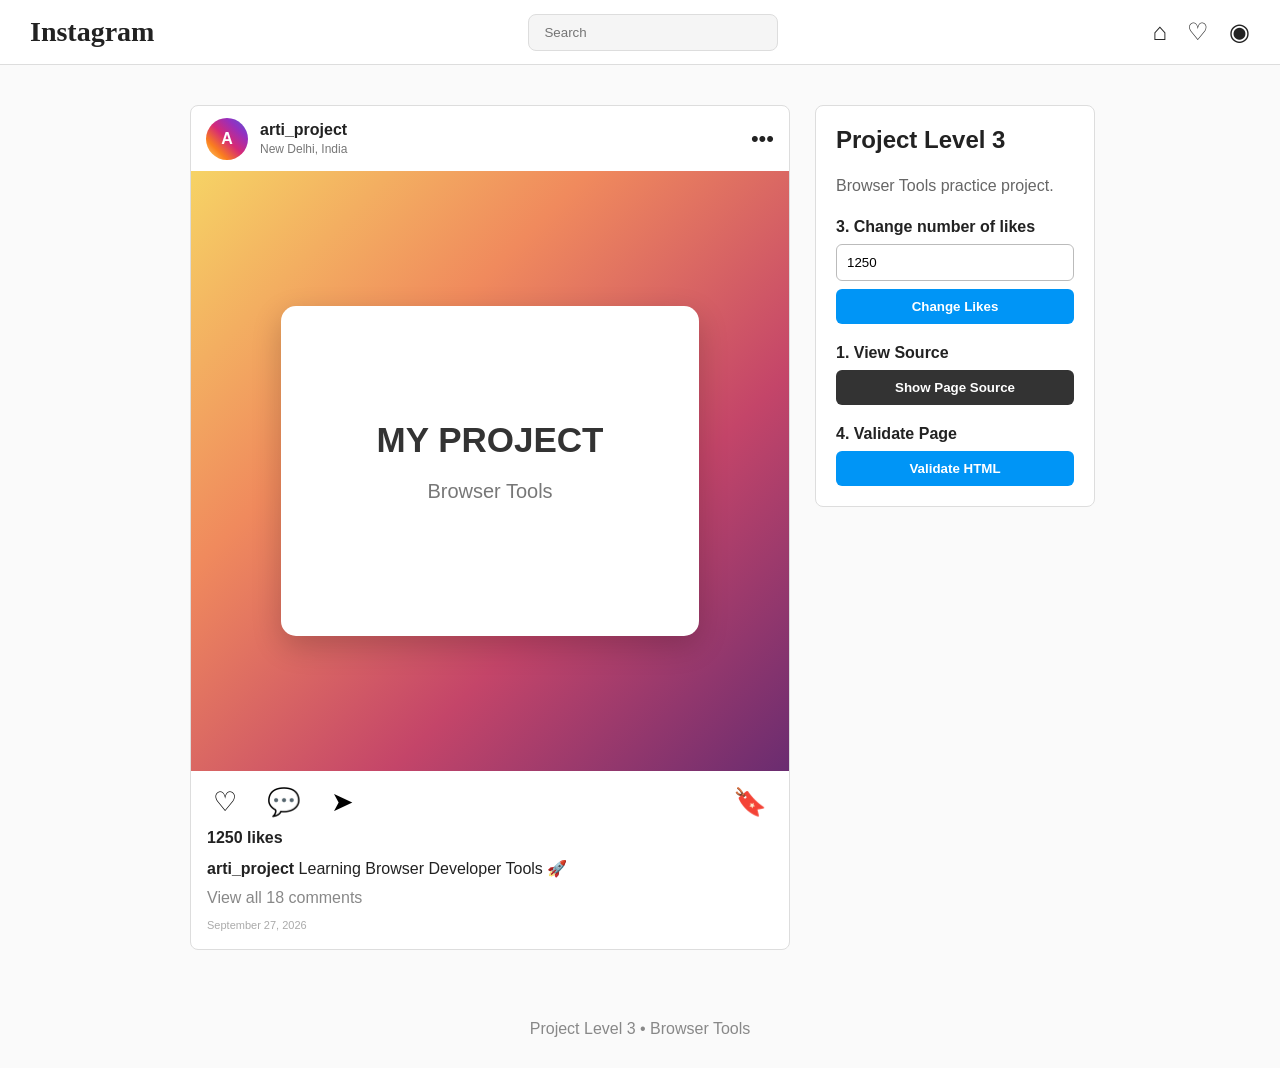
<file: index1.html>
<!DOCTYPE html>
<html lang="en">
<head>
    <meta charset="UTF-8">
    <meta name="viewport" content="width=device-width, initial-scale=1.0">
    <title>Instagram Project - Browser Tools</title>

    <style>
        * {
            box-sizing: border-box;
        }

        body {
            margin: 0;
            font-family: Arial, sans-serif;
            background: #fafafa;
            color: #222;
        }

        .navbar {
            height: 65px;
            background: white;
            border-bottom: 1px solid #ddd;
            display: flex;
            align-items: center;
            justify-content: space-between;
            padding: 0 30px;
            position: sticky;
            top: 0;
            z-index: 10;
        }

        .logo {
            font-family: cursive;
            font-size: 28px;
            font-weight: bold;
        }

        .search {
            width: 250px;
            padding: 10px 15px;
            border: 1px solid #ddd;
            border-radius: 8px;
            background: #f5f5f5;
            outline: none;
        }

        .icons {
            display: flex;
            gap: 20px;
            font-size: 24px;
        }

        .container {
            width: 900px;
            max-width: 95%;
            margin: 40px auto;
            display: grid;
            grid-template-columns: 600px 280px;
            gap: 25px;
        }

        .post {
            background: white;
            border: 1px solid #ddd;
            border-radius: 8px;
            overflow: hidden;
        }

        .post-header {
            height: 65px;
            display: flex;
            align-items: center;
            padding: 10px 15px;
        }

        .profile {
            width: 42px;
            height: 42px;
            border-radius: 50%;
            background: linear-gradient(
                45deg,
                #feda75,
                #fa7e1e,
                #d62976,
                #962fbf,
                #4f5bd5
            );
            color: white;
            display: flex;
            justify-content: center;
            align-items: center;
            font-weight: bold;
            margin-right: 12px;
        }

        .username {
            font-weight: bold;
        }

        .location {
            font-size: 12px;
            color: #777;
            margin-top: 3px;
        }

        .dots {
            margin-left: auto;
            font-size: 22px;
        }

        .post-image {
            width: 100%;
            height: 600px;
            object-fit: cover;
            background: linear-gradient(
                135deg,
                #f6d365,
                #f08a5d,
                #c44569,
                #6a2c70
            );
            display: flex;
            justify-content: center;
            align-items: center;
        }

        .image-content {
            width: 70%;
            height: 55%;
            background: white;
            border-radius: 15px;
            display: flex;
            flex-direction: column;
            justify-content: center;
            align-items: center;
            box-shadow: 0 10px 30px rgba(0,0,0,0.2);
        }

        .image-content h1 {
            margin: 0;
            font-size: 35px;
            color: #333;
        }

        .image-content p {
            font-size: 20px;
            color: #777;
        }

        .actions {
            display: flex;
            align-items: center;
            gap: 18px;
            padding: 14px 16px 5px;
        }

        .actions button {
            border: none;
            background: none;
            font-size: 27px;
            cursor: pointer;
        }

        .save {
            margin-left: auto;
        }

        .liked {
            color: red;
        }

        .post-content {
            padding: 5px 16px 18px;
        }

        .likes {
            font-weight: bold;
            margin-bottom: 10px;
        }

        .caption {
            line-height: 1.5;
        }

        .comments {
            color: #888;
            margin-top: 8px;
        }

        .date {
            color: #aaa;
            font-size: 11px;
            margin-top: 12px;
        }


        .panel {
            background: white;
            border: 1px solid #ddd;
            border-radius: 8px;
            padding: 20px;
            height: fit-content;
        }

        .panel h2 {
            margin-top: 0;
        }

        .panel p {
            color: #666;
            line-height: 1.5;
        }

        .control {
            margin-top: 20px;
        }

        .control label {
            display: block;
            margin-bottom: 8px;
            font-weight: bold;
        }

        .control input {
            width: 100%;
            padding: 10px;
            border: 1px solid #bbb;
            border-radius: 6px;
            margin-bottom: 8px;
        }

        .btn {
            width: 100%;
            padding: 10px;
            border: none;
            border-radius: 6px;
            background: #0095f6;
            color: white;
            font-weight: bold;
            cursor: pointer;
        }

        .btn:hover {
            background: #007acb;
        }

        .dark {
            background: #333;
        }

        .dark:hover {
            background: #111;
        }

        #message {
            margin-top: 15px;
            padding: 10px;
            border-radius: 6px;
            display: none;
            font-size: 13px;
        }

        .success {
            display: block !important;
            background: #e8f8ee;
            color: green;
        }

        .error {
            display: block !important;
            background: #fdecec;
            color: red;
        }

        #source {
            display: none;
            background: #111;
            color: white;
            padding: 10px;
            margin-top: 15px;
            border-radius: 6px;
            max-height: 200px;
            overflow: auto;
            font-size: 11px;
        }

        footer {
            text-align: center;
            padding: 30px;
            color: #888;
        }

      
        @media(max-width: 800px) {

            .container {
                grid-template-columns: 1fr;
            }

            .search {
                display: none;
            }

            .post-image {
                height: 500px;
            }

            .navbar {
                padding: 0 15px;
            }
        }
    </style>
</head>

<body>

    <nav class="navbar">

        <div class="logo">
            Instagram
        </div>

        <input
            class="search"
            type="text"
            placeholder="Search"
        >

        <div class="icons">
            <span>⌂</span>
            <span>♡</span>
            <span>◉</span>
        </div>

    </nav>

    <div class="container">

        <div class="post">

            <div class="post-header">

                <div class="profile">
                    A
                </div>

                <div>
                    <div class="username">
                        arti_project
                    </div>

                    <div class="location">
                        New Delhi, India
                    </div>
                </div>

                <div class="dots">
                    •••
                </div>

            </div>


            <div class="post-image">

                <div class="image-content">

                    <h1>
                        MY PROJECT
                    </h1>

                    <p>
                        Browser Tools
                    </p>

                </div>

            </div>


            <div class="actions">

                <button id="likeButton">
                    ♡
                </button>

                <button>
                    💬
                </button>

                <button>
                    ➤
                </button>

                <button class="save">
                    🔖
                </button>

            </div>


            <div class="post-content">

                <div class="likes">
                    <span id="likeCount">1250</span> likes
                </div>

                <div class="caption">
                    <b>arti_project</b>
                    Learning Browser Developer Tools 🚀
                </div>

                <div class="comments">
                    View all 18 comments
                </div>

                <div class="date">
                    September 27, 2026
                </div>

            </div>

        </div>


        <div class="panel">

            <h2>
                Project Level 3
            </h2>

            <p>
                Browser Tools practice project.
            </p>


            <div class="control">

                <label>
                    3. Change number of likes
                </label>

                <input
                    type="number"
                    id="newLikes"
                    value="1250"
                    min="0"
                >

                <button
                    class="btn"
                    id="changeLikes"
                >
                    Change Likes
                </button>

            </div>


            <div class="control">

                <label>
                    1. View Source
                </label>

                <button
                    class="btn dark"
                    id="showSource"
                >
                    Show Page Source
                </button>

            </div>


            <div class="control">

                <label>
                    4. Validate Page
                </label>

                <button
                    class="btn"
                    id="validate"
                >
                    Validate HTML
                </button>

            </div>


            
            <div id="message"></div>


            
            <pre id="source"></pre>

        </div>

    </div>


    <footer>
        Project Level 3 • Browser Tools
    </footer>


    <script>


        const likeButton =
            document.getElementById("likeButton");

        const likeCount =
            document.getElementById("likeCount");

        likeButton.addEventListener("click", function () {

            let liked =
                likeButton.classList.toggle("liked");

            if (liked) {

                likeButton.innerHTML = "♥";

                likeCount.innerText =
                    Number(likeCount.innerText) + 1;

            } else {

                likeButton.innerHTML = "♡";

                likeCount.innerText =
                    Number(likeCount.innerText) - 1;
            }

        });


        document
            .getElementById("changeLikes")
            .addEventListener("click", function () {

                let value =
                    Number(
                        document.getElementById("newLikes").value
                    );

                if (value < 0 || !Number.isInteger(value)) {

                    showMessage(
                        "Please enter a valid number.",
                        false
                    );

                    return;
                }

                likeCount.innerText = value;

                showMessage(
                    "Likes changed successfully!",
                    true
                );

            });



        document
            .getElementById("showSource")
            .addEventListener("click", function () {

                const source =
                    document.getElementById("source");

                if (source.style.display === "block") {

                    source.style.display = "none";

                } else {

                    source.style.display = "block";

                    source.innerText =
                        document.documentElement.outerHTML;
                }

            });



        document
            .getElementById("validate")
            .addEventListener("click", function () {

                const requiredElements = [

                    "likeButton",
                    "likeCount",
                    "newLikes",
                    "changeLikes",
                    "showSource",
                    "validate"

                ];

                let missing = [];

                requiredElements.forEach(function (id) {

                    if (!document.getElementById(id)) {
                        missing.push(id);
                    }

                });


                if (missing.length > 0) {

                    showMessage(
                        "Validation failed. Missing: " +
                        missing.join(", "),
                        false
                    );

                } else {

                    showMessage(
                        "✓ Page validated successfully!",
                        true
                    );

                }

            });


        function showMessage(text, success) {

            const message =
                document.getElementById("message");

            message.innerText = text;

            if (success) {

                message.className = "success";

            } else {

                message.className = "error";

            }

        }

    </script>

</body>
</html>
</file>
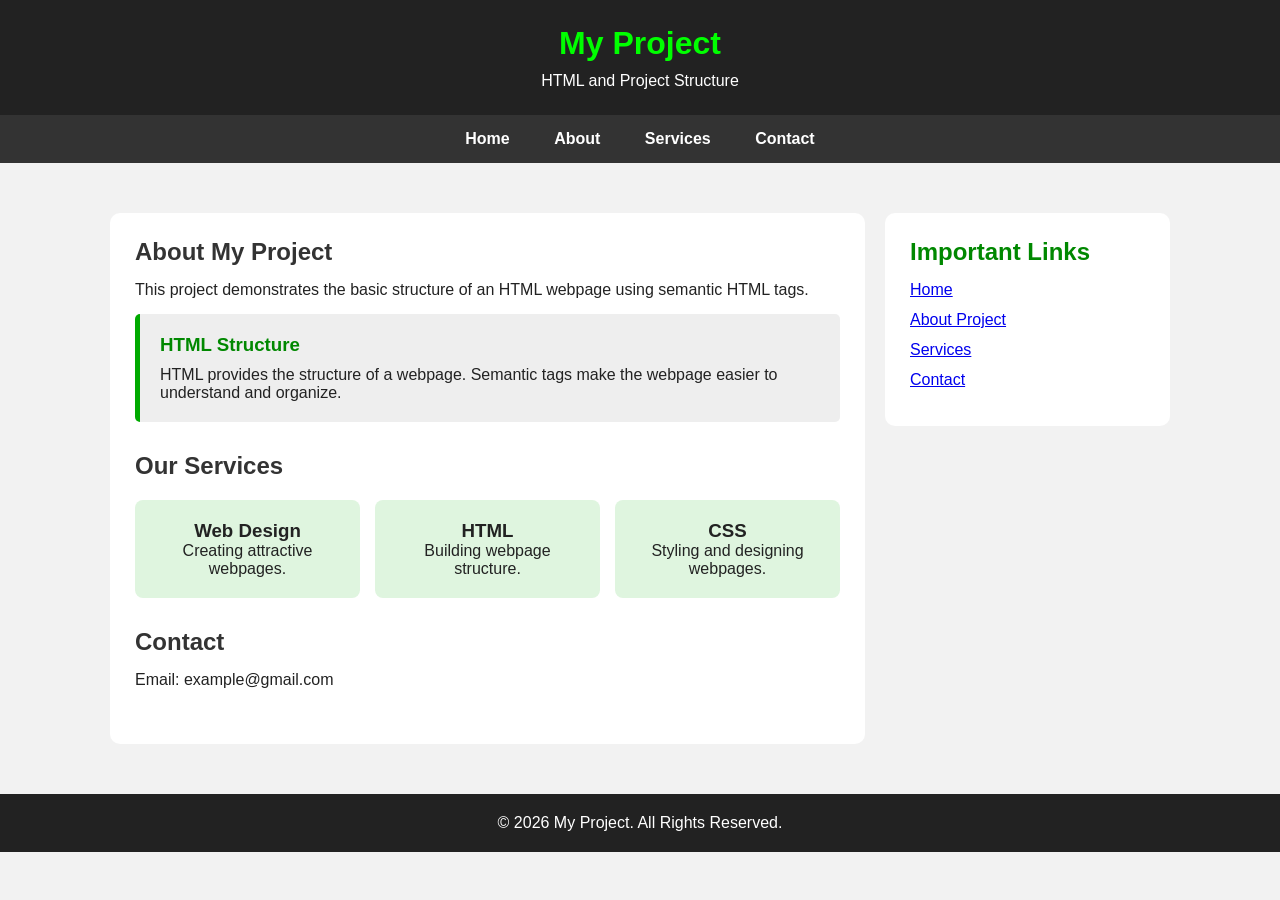
<file: index2.html>
<!DOCTYPE html>
<html lang="en">
<head>
    <meta charset="UTF-8">
    <meta name="viewport" content="width=device-width, initial-scale=1.0">
    <title>Project Level 4</title>

    <style>
        * {
            margin: 0;
            padding: 0;
            box-sizing: border-box;
        }

        body {
            font-family: Arial, sans-serif;
            background-color: #f2f2f2;
            color: #222;
        }

        header {
            background-color: #222;
            color: white;
            padding: 25px;
            text-align: center;
        }

        header h1 {
            color: #00ff00;
            margin-bottom: 10px;
        }

        nav {
            background-color: #333;
            padding: 15px;
            text-align: center;
        }

        nav a {
            color: white;
            text-decoration: none;
            margin: 0 20px;
            font-weight: bold;
        }

        nav a:hover {
            color: #00ff00;
        }

        .container {
            display: flex;
            gap: 20px;
            max-width: 1100px;
            margin: 30px auto;
            padding: 20px;
        }

        main {
            flex: 3;
            background-color: white;
            padding: 25px;
            border-radius: 10px;
        }

        section {
            margin-bottom: 30px;
        }

        section h2 {
            color: #333;
            margin-bottom: 15px;
        }

        article {
            background-color: #eeeeee;
            padding: 20px;
            margin-top: 15px;
            border-left: 5px solid #00aa00;
            border-radius: 5px;
        }

        article h3 {
            margin-bottom: 10px;
            color: #008800;
        }

        .box-group {
            display: flex;
            gap: 15px;
            margin-top: 20px;
        }

        .box {
            flex: 1;
            padding: 20px;
            background-color: #dff5df;
            text-align: center;
            border-radius: 8px;
        }

        aside {
            flex: 1;
            background-color: white;
            padding: 25px;
            border-radius: 10px;
            height: fit-content;
        }

        aside h2 {
            margin-bottom: 15px;
            color: #008800;
        }

        aside ul {
            list-style-type: none;
        }

        aside li {
            margin: 12px 0;
        }

        footer {
            background-color: #222;
            color: white;
            text-align: center;
            padding: 20px;
            margin-top: 20px;
        }

        @media (max-width: 768px) {
            .container {
                flex-direction: column;
            }

            .box-group {
                flex-direction: column;
            }

            nav a {
                display: block;
                margin: 10px;
            }
        }
    </style>
</head>

<body>

    <header id="home">
        <h1>My Project</h1>
        <p>HTML and Project Structure</p>
    </header>

    <nav>
        <a href="#home">Home</a>
        <a href="#about">About</a>
        <a href="#services">Services</a>
        <a href="#contact">Contact</a>
    </nav>

    <div class="container">

        <main>

            <section id="about">
                <h2>About My Project</h2>

                <p>
                    This project demonstrates the basic structure of an
                    HTML webpage using semantic HTML tags.
                </p>

                <article>
                    <h3>HTML Structure</h3>
                    <p>
                        HTML provides the structure of a webpage.
                        Semantic tags make the webpage easier to understand
                        and organize.
                    </p>
                </article>
            </section>

            <section id="services">
                <h2>Our Services</h2>

                <div class="box-group">

                    <div class="box">
                        <h3>Web Design</h3>
                        <p>Creating attractive webpages.</p>
                    </div>

                    <div class="box">
                        <h3>HTML</h3>
                        <p>Building webpage structure.</p>
                    </div>

                    <div class="box">
                        <h3>CSS</h3>
                        <p>Styling and designing webpages.</p>
                    </div>

                </div>
            </section>

            <section id="contact">
                <h2>Contact</h2>

                <p>
                    Email: example@gmail.com
                </p>
            </section>

        </main>

        <aside>
            <h2>Important Links</h2>

            <ul>
                <li><a href="#home">Home</a></li>
                <li><a href="#about">About Project</a></li>
                <li><a href="#services">Services</a></li>
                <li><a href="#contact">Contact</a></li>
            </ul>
        </aside>

    </div>


    <footer>
        <p>&copy; 2026 My Project. All Rights Reserved.</p>
    </footer>

</body>
</html>
</file>
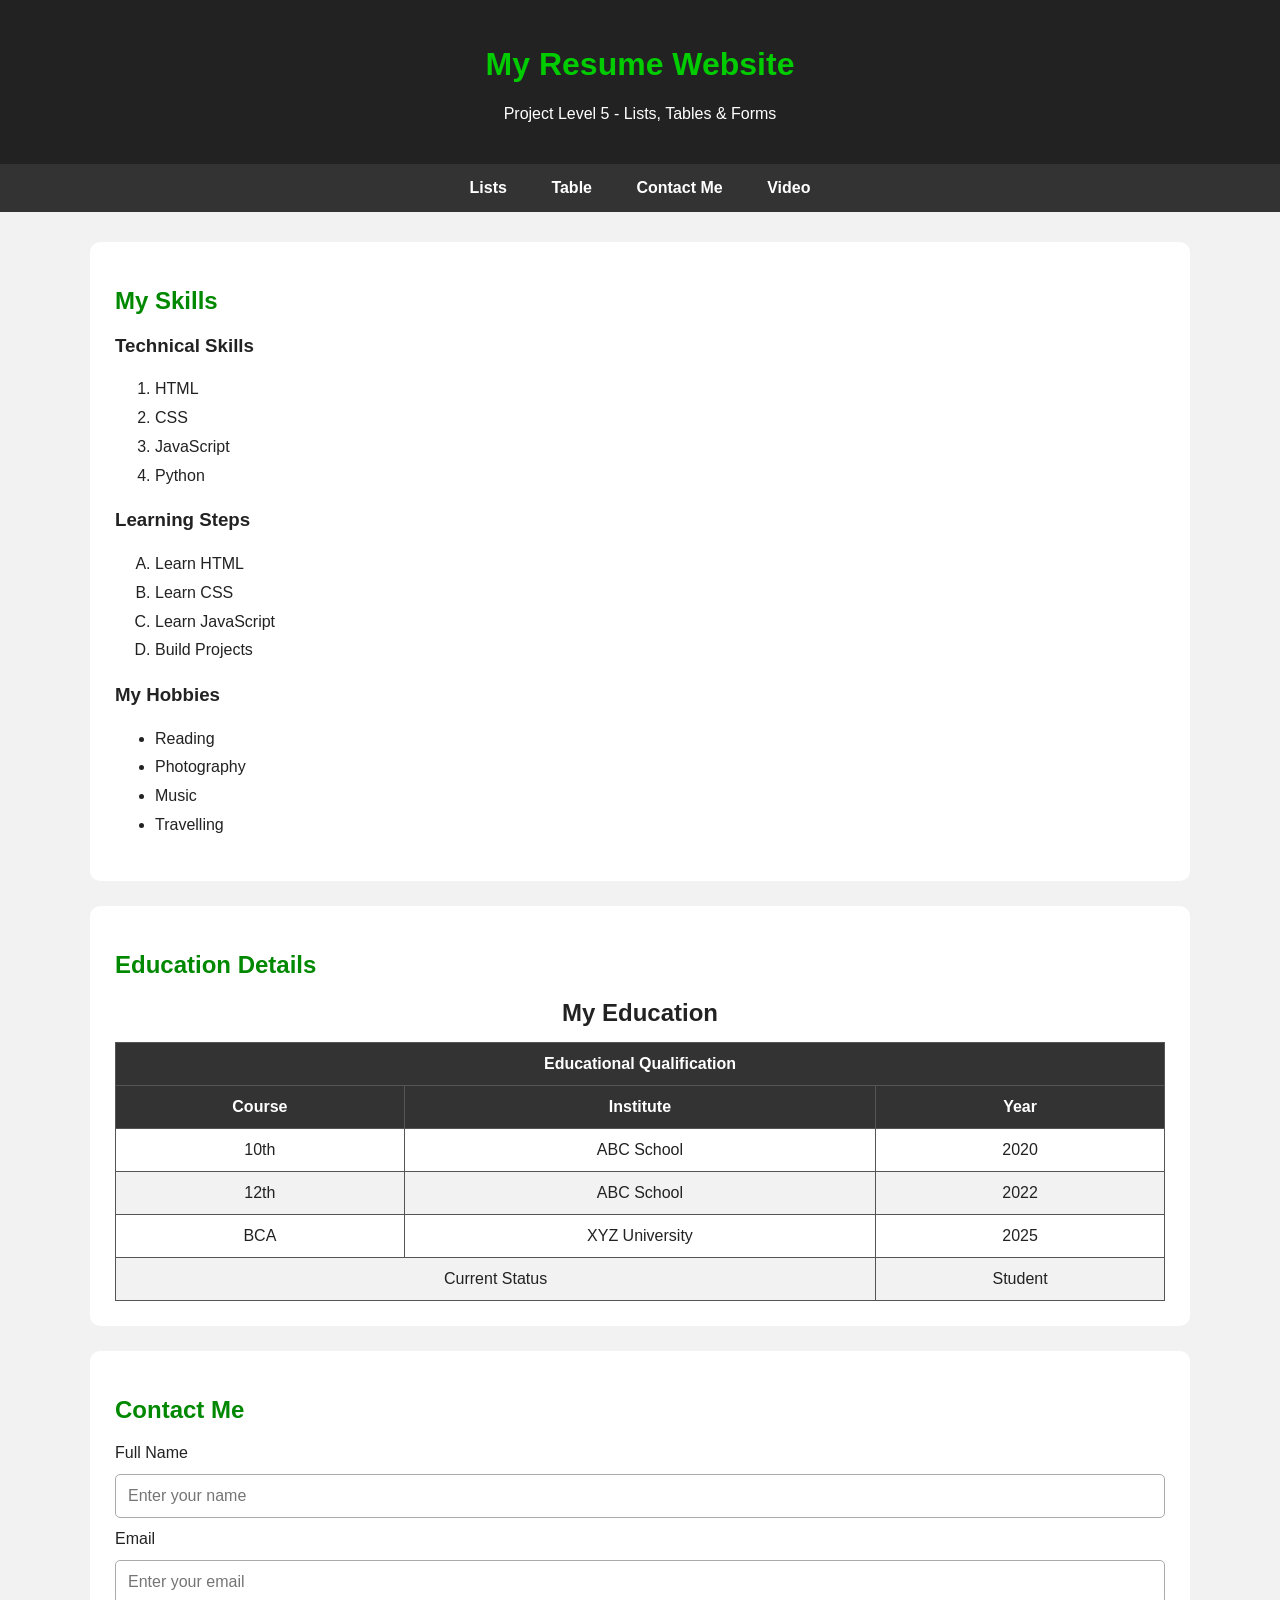
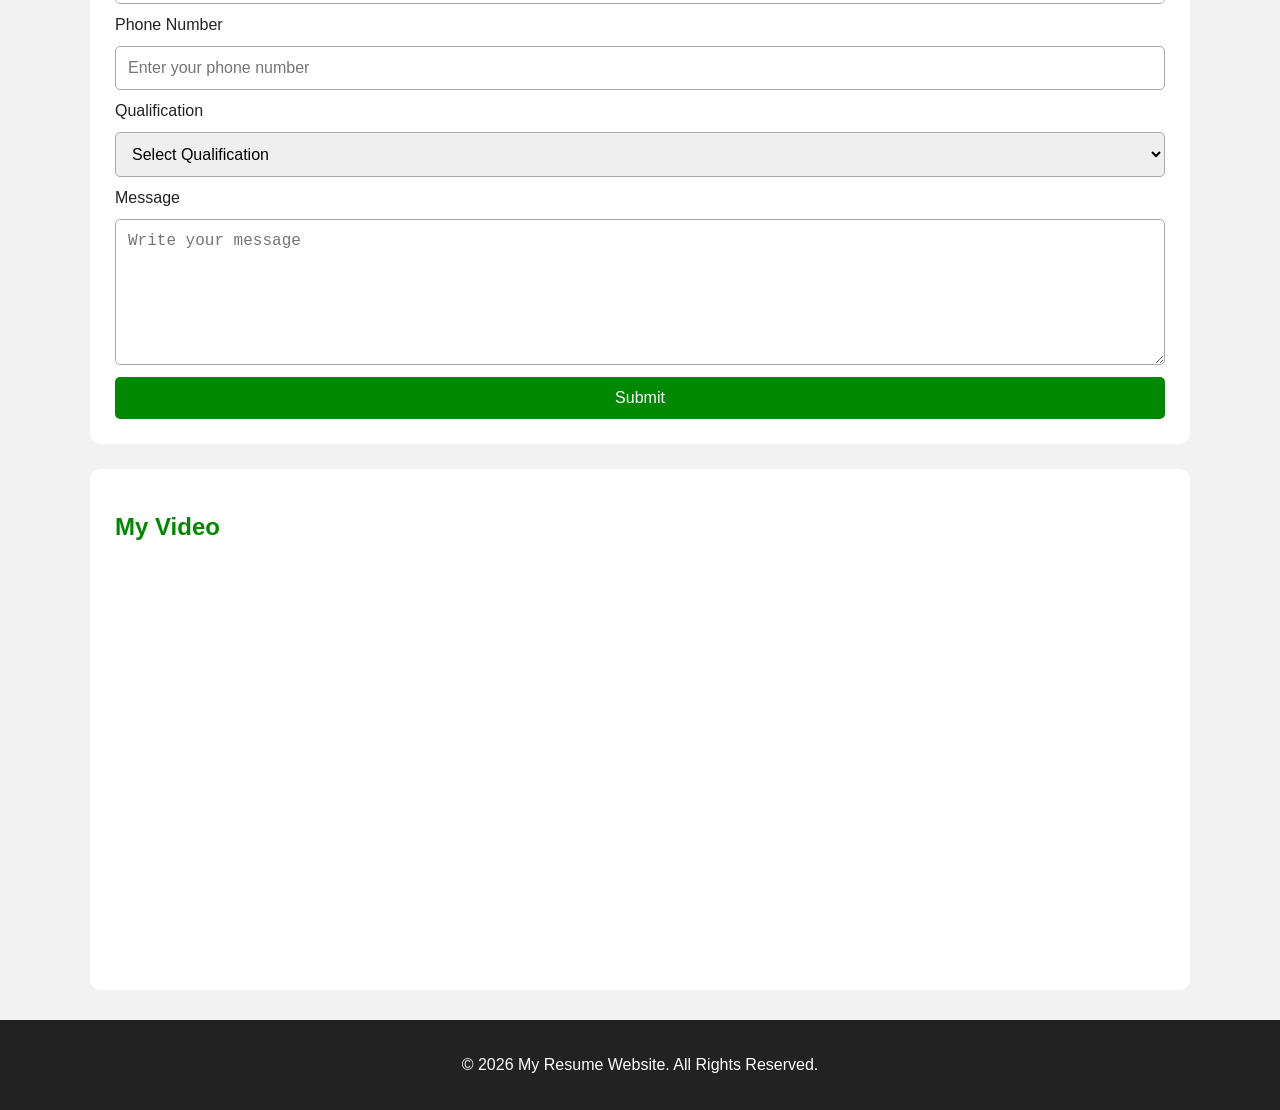
<file: index3.html>
<!DOCTYPE html>
<html lang="en">
<head>
    <meta charset="UTF-8">
    <meta name="viewport" content="width=device-width, initial-scale=1.0">
    <title>Project Level 5</title>

    <style>
        body {
            font-family: Arial, sans-serif;
            background-color: #f2f2f2;
            margin: 0;
            color: #222;
        }

        header {
            background-color: #222;
            color: white;
            text-align: center;
            padding: 25px;
        }

        header h1 {
            color: #00cc00;
        }

        nav {
            background-color: #333;
            text-align: center;
            padding: 15px;
        }

        nav a {
            color: white;
            text-decoration: none;
            margin: 20px;
            font-weight: bold;
        }

        nav a:hover {
            color: #00cc00;
        }

        .container {
            width: 90%;
            max-width: 1100px;
            margin: 30px auto;
        }

        section {
            background-color: white;
            padding: 25px;
            margin-bottom: 25px;
            border-radius: 10px;
        }

        h2 {
            color: #008800;
        }

        ol, ul {
            line-height: 1.8;
        }

        table {
            width: 100%;
            border-collapse: collapse;
            margin-top: 20px;
        }

        caption {
            font-size: 24px;
            font-weight: bold;
            margin-bottom: 15px;
        }

        th, td {
            border: 1px solid #555;
            padding: 12px;
            text-align: center;
        }

        th {
            background-color: #333;
            color: white;
        }

        tr:nth-child(even) {
            background-color: #f2f2f2;
        }

        form {
            display: flex;
            flex-direction: column;
            gap: 12px;
        }

        input, textarea, select {
            padding: 12px;
            border: 1px solid #aaa;
            border-radius: 5px;
            font-size: 16px;
        }

        textarea {
            height: 120px;
            resize: vertical;
        }

        button {
            background-color: #008800;
            color: white;
            padding: 12px;
            border: none;
            border-radius: 5px;
            font-size: 16px;
            cursor: pointer;
        }

        button:hover {
            background-color: #005500;
        }

        iframe {
            width: 100%;
            height: 400px;
            border: none;
            border-radius: 10px;
        }

        footer {
            background-color: #222;
            color: white;
            text-align: center;
            padding: 20px;
        }
    </style>
</head>

<body>

    <header>
        <h1>My Resume Website</h1>
        <p>Project Level 5 - Lists, Tables & Forms</p>
    </header>

    <nav>
        <a href="#lists">Lists</a>
        <a href="#table">Table</a>
        <a href="#contact">Contact Me</a>
        <a href="#video">Video</a>
    </nav>

    <div class="container">

        <section id="lists">
            <h2>My Skills</h2>

            <h3>Technical Skills</h3>

            <ol type="1">
                <li>HTML</li>
                <li>CSS</li>
                <li>JavaScript</li>
                <li>Python</li>
            </ol>

            <h3>Learning Steps</h3>

            <ol type="A">
                <li>Learn HTML</li>
                <li>Learn CSS</li>
                <li>Learn JavaScript</li>
                <li>Build Projects</li>
            </ol>

            <h3>My Hobbies</h3>

            <ul>
                <li>Reading</li>
                <li>Photography</li>
                <li>Music</li>
                <li>Travelling</li>
            </ul>
        </section>

        <section id="table">
            <h2>Education Details</h2>

            <table>
                <caption>My Education</caption>

                <tr>
                    <th colspan="3">Educational Qualification</th>
                </tr>

                <tr>
                    <th>Course</th>
                    <th>Institute</th>
                    <th>Year</th>
                </tr>

                <tr>
                    <td>10th</td>
                    <td>ABC School</td>
                    <td>2020</td>
                </tr>

                <tr>
                    <td>12th</td>
                    <td>ABC School</td>
                    <td>2022</td>
                </tr>

                <tr>
                    <td>BCA</td>
                    <td>XYZ University</td>
                    <td>2025</td>
                </tr>

                <tr>
                    <td colspan="2">Current Status</td>
                    <td>Student</td>
                </tr>
            </table>
        </section>

        <section id="contact">
            <h2>Contact Me</h2>

            <form>

                <label for="name">Full Name</label>
                <input type="text" id="name" name="name" placeholder="Enter your name" required>

                <label for="email">Email</label>
                <input type="email" id="email" name="email" placeholder="Enter your email" required>

                <label for="phone">Phone Number</label>
                <input type="tel" id="phone" name="phone" placeholder="Enter your phone number">

                <label for="qualification">Qualification</label>
                <select id="qualification" name="qualification">
                    <option value="">Select Qualification</option>
                    <option value="10th">10th</option>
                    <option value="12th">12th</option>
                    <option value="graduation">Graduation</option>
                    <option value="postgraduation">Post Graduation</option>
                </select>

                <label for="message">Message</label>
                <textarea id="message" name="message" placeholder="Write your message"></textarea>

                <button type="submit">Submit</button>

            </form>
        </section>

        <section id="video">
            <h2>My Video</h2>

            <iframe
                src="https://www.youtube.com/embed/dQw4w9WgXcQ"
                title="YouTube Video"
                allowfullscreen>
            </iframe>
        </section>

    </div>

    <footer>
        <p>&copy; 2026 My Resume Website. All Rights Reserved.</p>
    </footer>

</body>
</html>
</file>
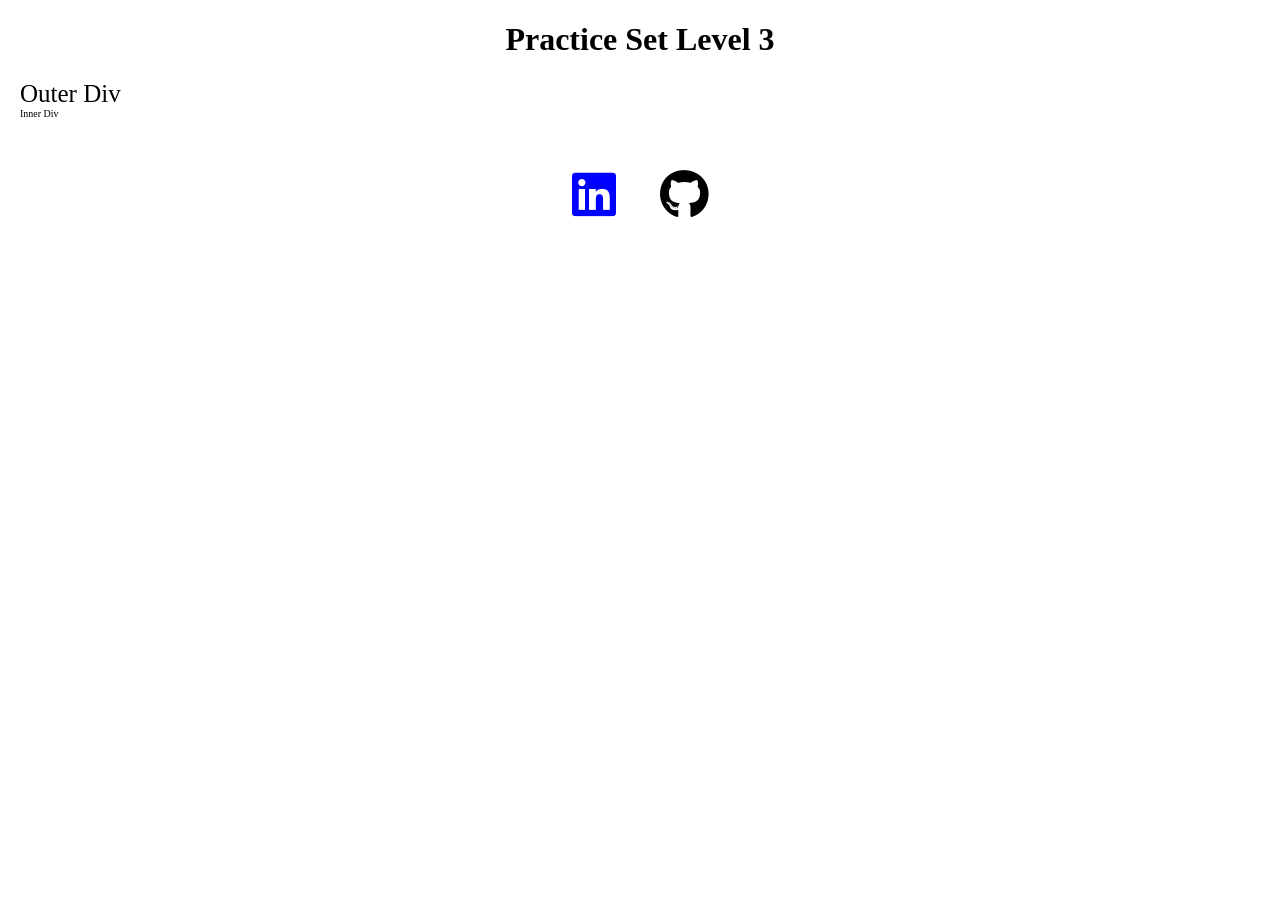
<file: index4.html>
<!DOCTYPE html>
<html lang="en">
<head>
    <meta charset="UTF-8">
    <meta name="viewport" content="width=device-width, initial-scale=1.0">
    <title>Practice Set Level 3</title>
    <link rel="stylesheet" href="style.css">
    <link rel="stylesheet" href="https://cdnjs.cloudflare.com/ajax/libs/font-awesome/6.5.2/css/all.min.css">
</head>

<body>

    <h1>practice set level 3</h1>

    <div id="outer">
        Outer Div

        <div id="inner">
            Inner Div
        </div>
    </div>

    <div class="icons">
        <i class="fa-brands fa-linkedin"></i>
        <i class="fa-brands fa-github"></i>
    </div>

</body>
</html>
</file>
<file: style.css>
* {
    font-family: "Times New Roman", Times, serif;
}

body {
    margin: 20px;
}

h1 {
    text-align: center;
    text-transform: capitalize;
}

#outer {
    font-size: 25px;
}

#inner {
    font-size: 10px;
}

.icons {
    margin-top: 30px;
    text-align: center;
}

.icons i {
    font-size: 50px;
    margin: 20px;
}

.fa-linkedin {
    color: blue;
}

.fa-github {
    color: black;
}
</file>
